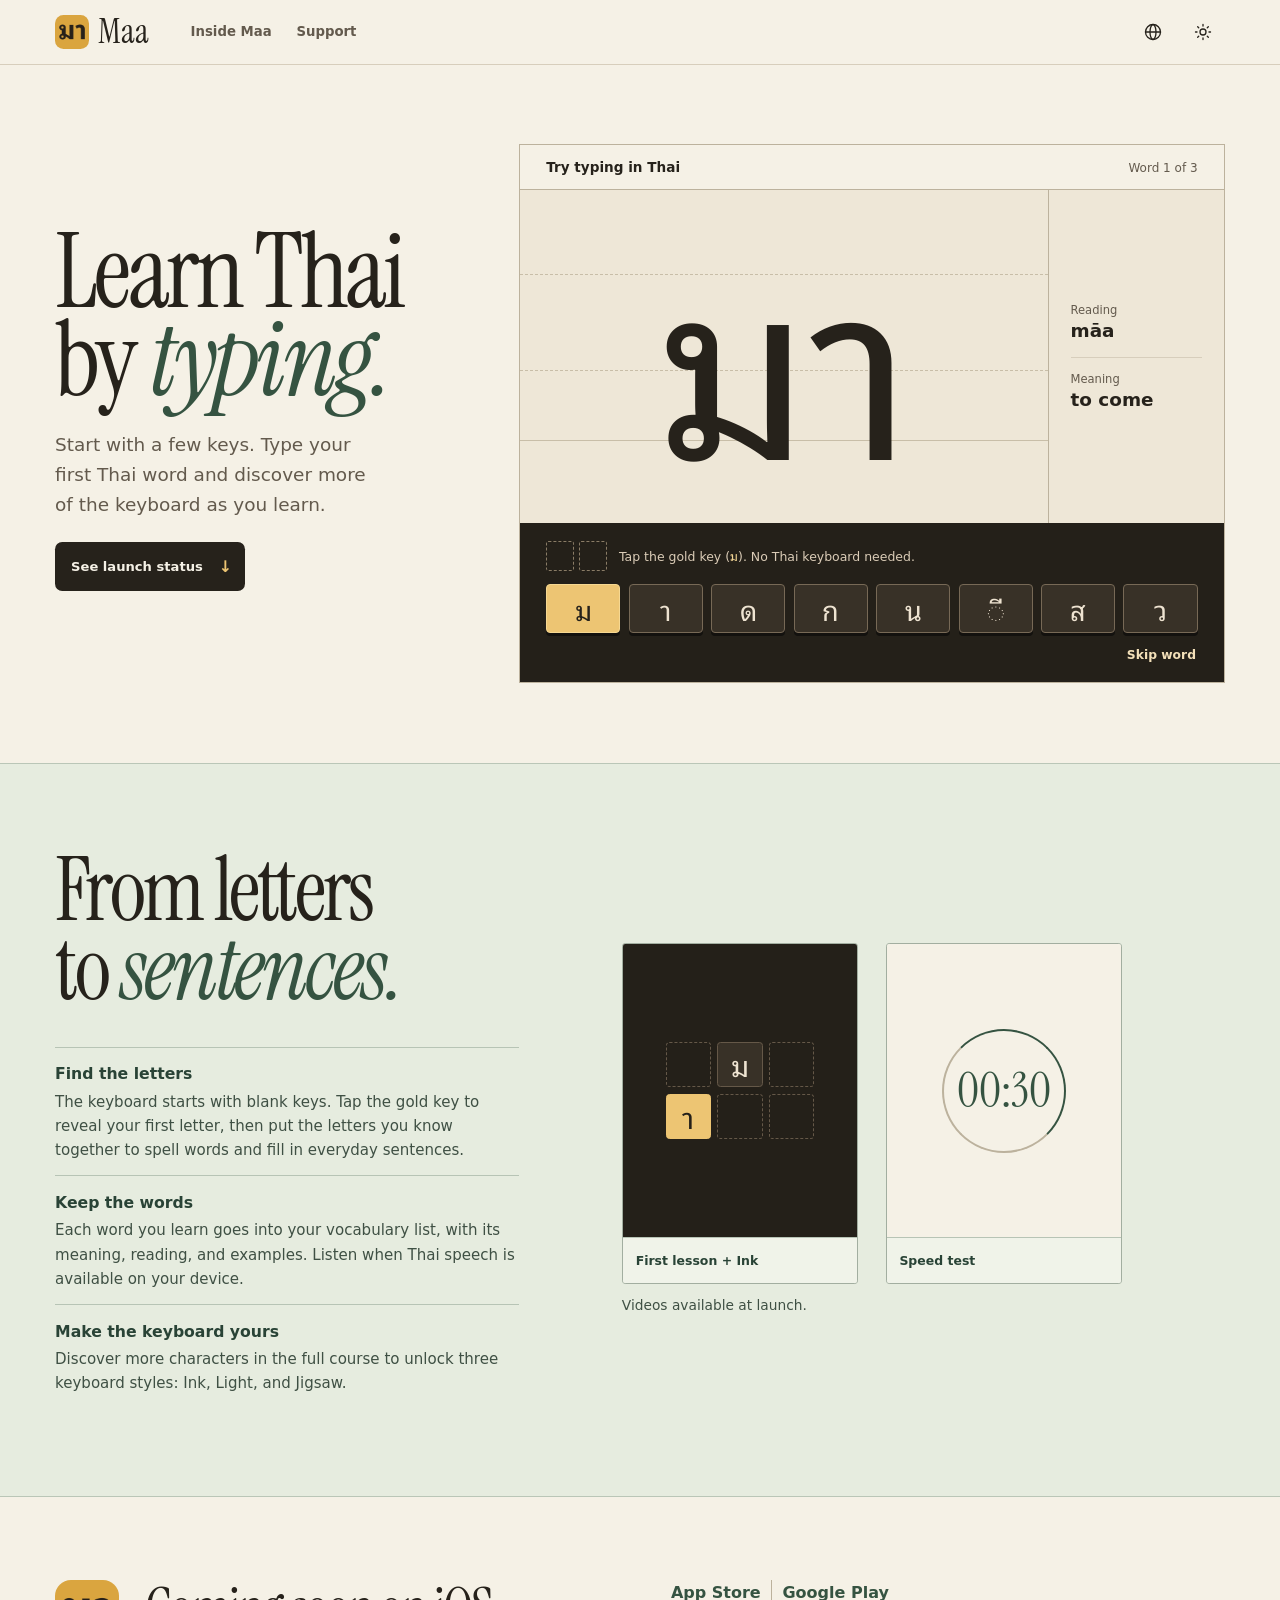
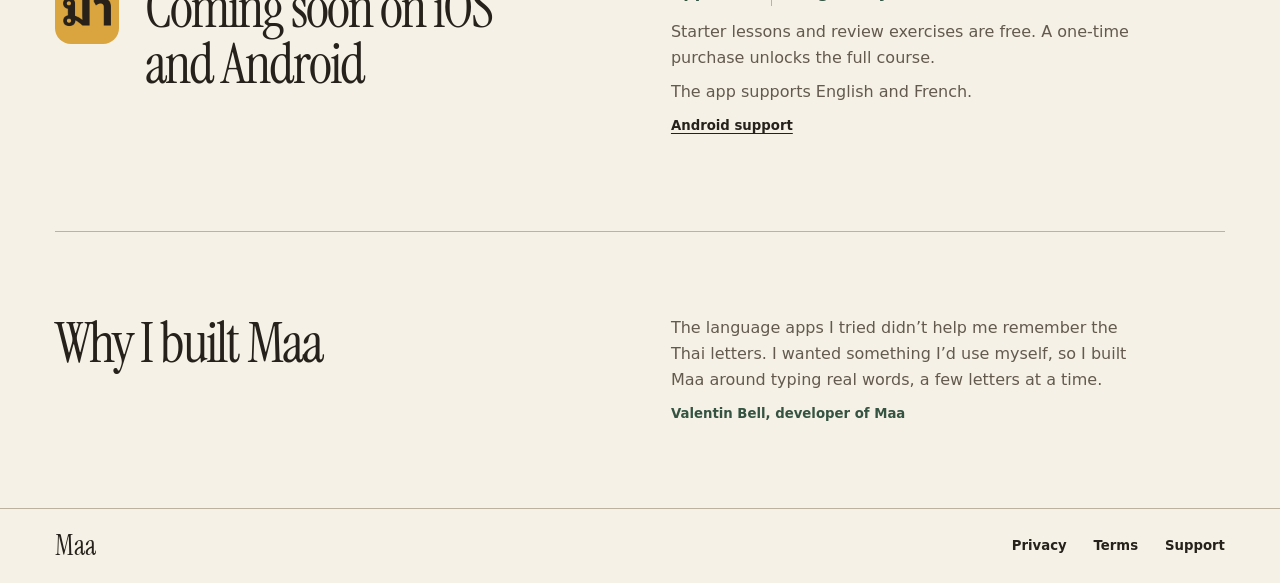
<file: maa-website/index.html>
<!doctype html>
<html lang="en">
<head>
  <meta charset="utf-8">
  <meta name="viewport" content="width=device-width, initial-scale=1">
  <meta name="theme-color" content="#f5f1e6" media="(prefers-color-scheme: light)" data-theme-color="light">
  <meta name="theme-color" content="#26221b" media="(prefers-color-scheme: dark)" data-theme-color="dark">
  <title data-i18n="home.title">Maa · Learn Thai by typing</title>
  <meta name="description" content="Discover the Thai keyboard one letter at a time. Learn real words and everyday phrases with Maa, a Thai typing practice app." data-i18n-content="home.description">
  <meta property="og:type" content="website">
  <meta property="og:title" content="Maa · Learn Thai by typing" data-i18n-content="home.title">
  <meta property="og:description" content="Discover the Thai keyboard one letter at a time. Type real words and build up to everyday phrases." data-i18n-content="home.socialDescription">
  <meta property="og:image" content="https://valentinbell.dev/maa-website/assets/maa-social.jpg">
  <meta property="og:image:alt" content="Maa: Learn Thai by typing. A preview of the Thai keyboard in the app." data-i18n-content="home.socialImageAlt">
  <meta name="twitter:card" content="summary_large_image">
  <link rel="icon" href="assets/maa-icon.png" type="image/png">
  <script src="assets/site-preferences.js?v=theme-toggle"></script>
  <link rel="stylesheet" href="assets/site.css?v=hero-typing">
  <link rel="preload" href="assets/noto-thai.ttf" as="font" type="font/ttf" crossorigin>
  <script src="assets/site-copy.js?v=hero-typing" defer></script>
  <script src="assets/demo.js?v=launch-status" defer></script>
  <script src="assets/hero-typing.js" defer></script>
</head>
<body>
  <a class="skip-link" href="#main" data-i18n="common.skip">Skip to content</a>
  <header class="site-header">
    <div class="shell header-inner">
      <a class="brand" href="./" aria-label="Maa home" data-i18n-aria-label="common.homeLabel">
        <img src="assets/maa-icon.png" width="34" height="34" alt="">
        <span>Maa</span>
      </a>
      <nav class="site-nav" id="site-nav" aria-label="Main navigation" data-i18n-aria-label="common.mainNav">
        <a href="#how-it-works" data-i18n="common.inside">Inside Maa</a>
        <a href="support.html" data-i18n="common.support">Support</a>
      </nav>
      <div class="header-actions" hidden>
        <div class="header-picker">
          <button class="header-icon" type="button" aria-controls="site-language" aria-expanded="false" aria-label="Language" data-i18n-aria-label="common.language" title="Language" data-i18n-title="common.language" data-header-toggle>
            <svg width="18" height="18" aria-hidden="true"><use href="assets/site-icons.svg?v=theme-toggle#globe"></use></svg>
          </button>
          <div class="header-panel language-panel" id="site-language" aria-labelledby="language-label" role="group" data-site-language>
            <p class="header-panel-label" id="language-label" data-i18n="common.language">Language</p>
            <label class="language-option">
              <input name="maa-language" type="radio" value="auto" checked>
              <span data-i18n="common.automaticLanguage">Automatic</span>
            </label>
            <label class="language-option"><input name="maa-language" type="radio" value="en"><span lang="en">English</span></label>
            <label class="language-option"><input name="maa-language" type="radio" value="fr"><span lang="fr">Français</span></label>
            <label class="language-option"><input name="maa-language" type="radio" value="ja"><span lang="ja">日本語</span></label>
          </div>
        </div>
        <button class="header-icon theme-toggle" type="button" aria-pressed="false" aria-label="Dark mode" data-i18n-aria-label="common.darkMode" title="Dark mode" data-i18n-title="common.darkMode" data-site-theme>
          <svg class="preference-icon--sun" width="18" height="18" aria-hidden="true"><use href="assets/site-icons.svg?v=theme-toggle#sun"></use></svg>
          <svg class="preference-icon--moon" width="18" height="18" aria-hidden="true"><use href="assets/site-icons.svg?v=theme-toggle#moon"></use></svg>
        </button>
        <button class="header-icon site-nav-trigger" type="button" aria-controls="site-nav" aria-expanded="false" aria-label="Menu" data-i18n-aria-label="common.menu" title="Menu" data-i18n-title="common.menu" data-header-toggle>
          <svg class="site-nav-icon--menu" width="18" height="18" aria-hidden="true"><use href="assets/site-icons.svg?v=theme-toggle#menu"></use></svg>
          <svg class="site-nav-icon--close" width="18" height="18" aria-hidden="true"><use href="assets/site-icons.svg?v=theme-toggle#close"></use></svg>
        </button>
      </div>
    </div>
  </header>

  <main id="main">
    <section class="hero shell" aria-labelledby="hero-title">
      <div class="hero-copy">
        <h1 id="hero-title"><span data-i18n="home.heroTitleStart">Learn Thai</span><br><span data-i18n="home.heroTitleJoin">by </span><em class="hero-typing" data-hero-typing><span class="hero-typing-original" data-i18n="home.heroTitleEnd">typing.</span><span class="hero-typing-effect" lang="th" aria-hidden="true"><span data-hero-typing-text></span></span></em></h1>
        <p class="hero-description" data-i18n="home.heroDescription">Start with a few keys. Type your first Thai word and discover more of the keyboard as you learn.</p>
        <a class="hero-action" href="#availability"><span data-i18n="home.launchStatus">See launch status</span> <span aria-hidden="true">↓</span></a>
      </div>

      <section class="demo" id="demo" tabindex="-1" aria-labelledby="demo-title">
        <div class="demo-top">
          <h2 id="demo-title" data-i18n="home.demoTitle">Try typing in Thai</h2>
          <span class="demo-progress" data-demo-progress>Word 1 of 3</span>
        </div>
        <div class="specimen">
          <div class="specimen-letter">
            <div class="specimen-rules" aria-hidden="true"><span></span><span></span><span></span></div>
            <p class="demo-word thai" lang="th" data-demo-word>มา</p>
          </div>
          <dl class="specimen-notes">
            <div><dt data-i18n="home.reading">Reading</dt><dd data-demo-reading>māa</dd></div>
            <div><dt data-i18n="home.meaning">Meaning</dt><dd data-demo-meaning>to come</dd></div>
          </dl>
        </div>
        <div class="demo-tray">
          <div class="demo-feedback">
            <div class="demo-slots" data-demo-slots aria-hidden="true"><span></span><span></span></div>
            <p class="demo-status" data-demo-status aria-live="polite" aria-atomic="true">Tap the gold key. No Thai keyboard needed.</p>
          </div>
          <div class="demo-board" data-demo-board role="group" aria-label="Thai practice keys" data-i18n-aria-label="home.demoKeys">
            <button type="button" data-demo-key value="ม" lang="th" class="is-target" disabled>ม</button>
            <button type="button" data-demo-key value="า" lang="th" disabled>า</button>
            <button type="button" data-demo-key value="ด" lang="th" disabled>ด</button>
            <button type="button" data-demo-key value="ก" lang="th" disabled>ก</button>
            <button type="button" data-demo-key value="น" lang="th" disabled>น</button>
            <button type="button" data-demo-key value="ี" lang="th" disabled>◌ี</button>
            <button type="button" data-demo-key value="ส" lang="th" disabled>ส</button>
            <button type="button" data-demo-key value="ว" lang="th" disabled>ว</button>
          </div>
          <div class="demo-actions">
            <button type="button" class="demo-next" data-demo-next disabled hidden>Skip word</button>
            <a class="demo-launch" data-demo-launch href="#availability" hidden><span data-i18n="home.launchStatus">See launch status</span> <span aria-hidden="true">↓</span></a>
          </div>
          <noscript><p class="demo-noscript" data-i18n="home.demoNoscript">Enable JavaScript to try the typing exercise.</p></noscript>
        </div>
      </section>
    </section>

    <section class="learning" id="how-it-works" aria-labelledby="learning-title">
      <div class="shell learning-inner">
        <div class="learning-copy">
          <h2 id="learning-title"><span data-i18n="home.learningTitleStart">From letters</span><br><span data-i18n="home.learningTitleJoin">to </span><em data-i18n="home.learningTitleEnd">sentences.</em></h2>
          <div class="learning-details">
            <div>
              <h3 data-i18n="home.findTitle">Find the letters</h3>
              <p data-i18n="home.findDescription">The keyboard starts with blank keys. Tap the gold key to reveal your first letter, then put the letters you know together to spell words and fill in everyday sentences.</p>
            </div>
            <div>
              <h3 data-i18n="home.keepTitle">Keep the words</h3>
              <p data-i18n="home.keepDescription">Each word you learn goes into your vocabulary list, with its meaning, reading, and examples. Listen when Thai speech is available on your device.</p>
            </div>
            <div>
              <h3 data-i18n="home.stylesTitle">Make the keyboard yours</h3>
              <p data-i18n="home.stylesDescription">Discover more characters in the full course to unlock three keyboard styles: Ink, Light, and Jigsaw.</p>
            </div>
          </div>
        </div>
        <div class="app-previews">
          <div class="preview-cards">
            <figure class="app-preview">
              <div class="preview-art preview-art--ink" aria-hidden="true">
                <div class="preview-keys thai" lang="th">
                  <span></span><span>ม</span><span></span>
                  <span class="preview-key--gold">า</span><span></span><span></span>
                </div>
              </div>
              <figcaption data-i18n="home.previewLesson">First lesson + Ink</figcaption>
            </figure>
            <figure class="app-preview">
              <div class="preview-art preview-art--speed" aria-hidden="true">
                <div class="preview-timer"><span>00:30</span></div>
              </div>
              <figcaption data-i18n="home.previewSpeed">Speed test</figcaption>
            </figure>
          </div>
          <p class="preview-note" data-i18n="home.previewNote">Videos available at launch.</p>
        </div>
      </div>
    </section>

    <section class="availability shell" id="availability" tabindex="-1" aria-labelledby="availability-title">
      <div class="availability-intro" id="android">
        <img src="assets/maa-icon.png" width="64" height="64" alt="" loading="lazy" decoding="async">
        <h2 id="availability-title" data-i18n="home.availabilityTitle">Coming soon on iOS and Android</h2>
      </div>
      <div class="availability-copy">
        <ul class="store-platforms" aria-label="Planned stores" data-i18n-aria-label="home.plannedStores"><li>App Store</li><li>Google Play</li></ul>
        <p data-i18n="home.availabilityDescription">Starter lessons and review exercises are free. A one-time purchase unlocks the full course.</p>
        <p data-i18n="home.appLanguages">The app supports English and French.</p>
        <a class="text-link" href="support.html" data-i18n="home.androidSupport">Android support</a>
      </div>
    </section>

    <section class="story shell" aria-labelledby="story-title">
      <h2 id="story-title" data-i18n="home.storyTitle">Why I built Maa</h2>
      <div class="story-copy">
        <p data-i18n="home.storyDescription">The language apps I tried didn’t help me remember the Thai letters. I wanted something I’d use myself, so I built Maa around typing real words, a few letters at a time.</p>
        <p class="story-author">Valentin Bell, developer of Maa</p>
      </div>
    </section>
  </main>

  <footer class="site-footer">
    <div class="shell footer-inner">
      <a class="brand" href="./" aria-label="Maa home" data-i18n-aria-label="common.homeLabel"><span>Maa</span></a>
      <nav aria-label="Footer" data-i18n-aria-label="common.footerNav">
        <a href="privacy.html" data-i18n="common.privacy">Privacy</a>
        <a href="terms.html" data-i18n="common.terms">Terms</a>
        <a href="support.html" data-i18n="common.support">Support</a>
      </nav>
    </div>
  </footer>
</body>
</html>
</file>
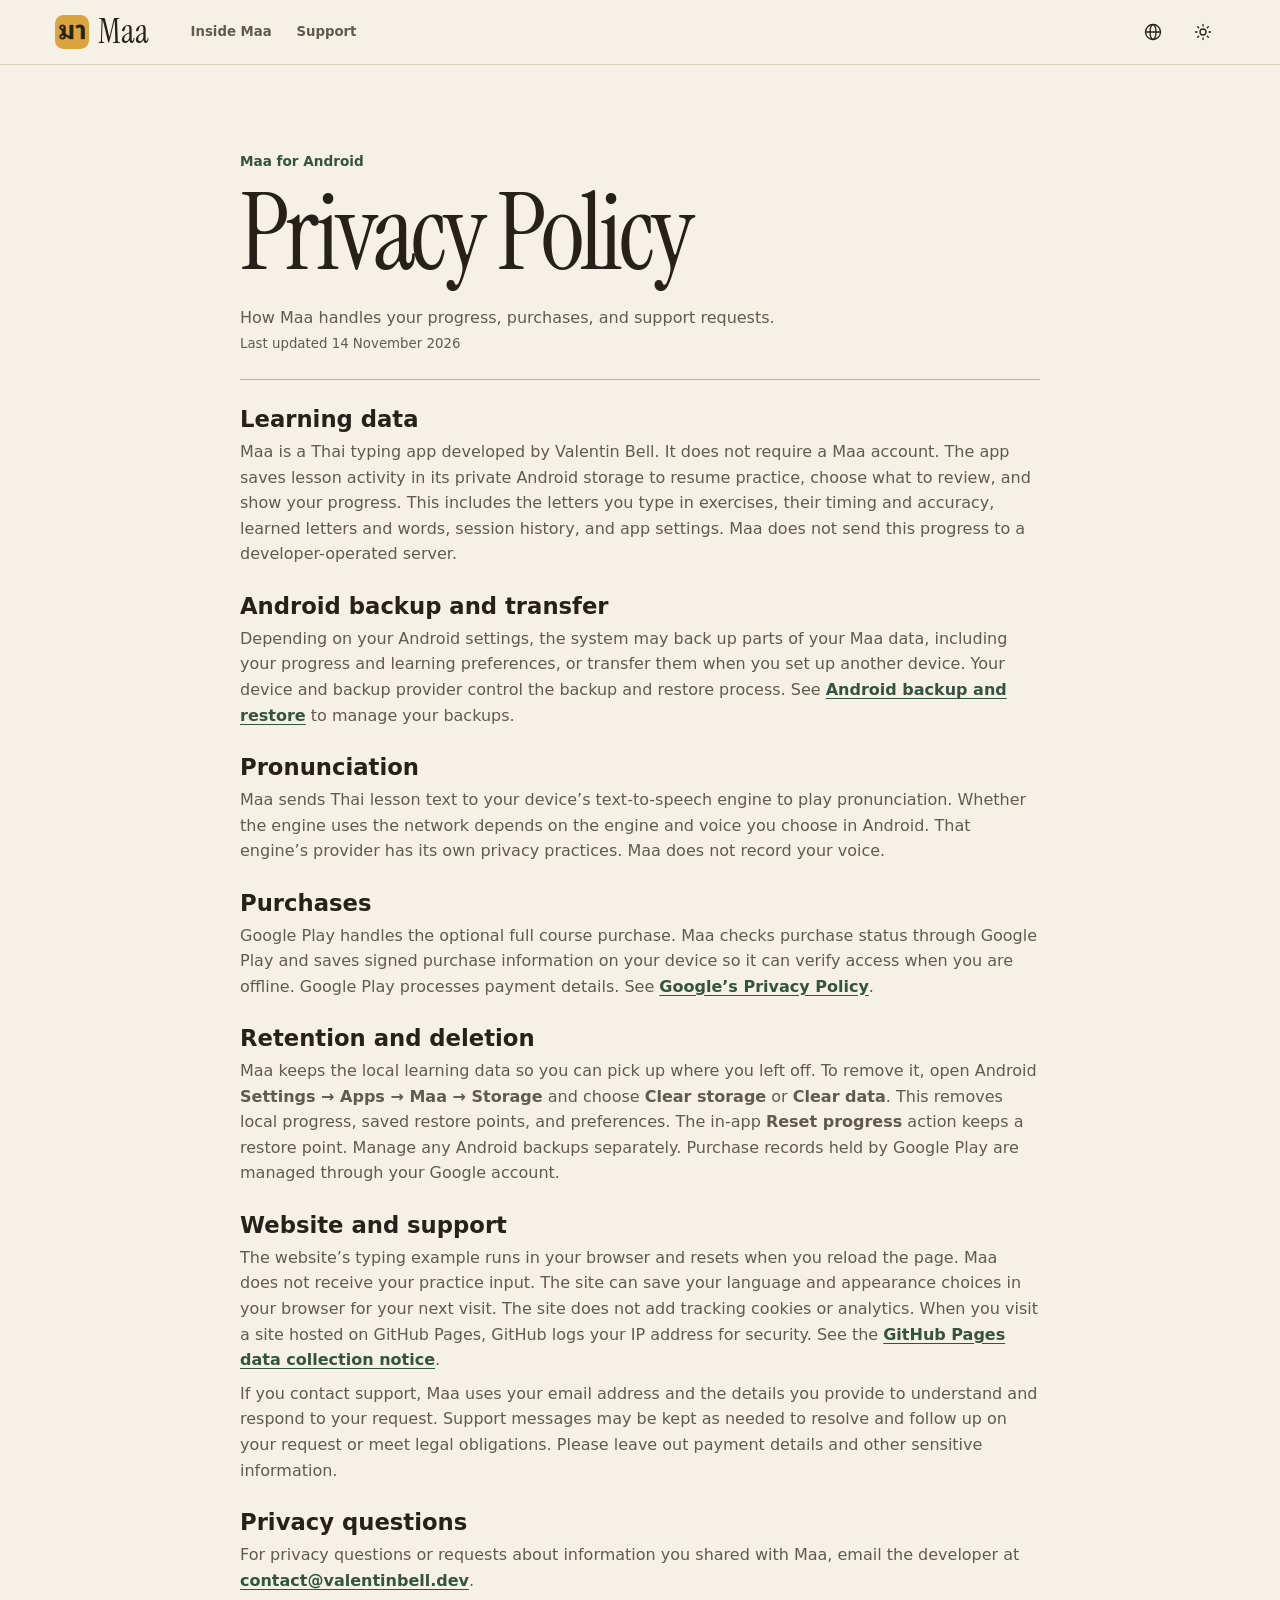
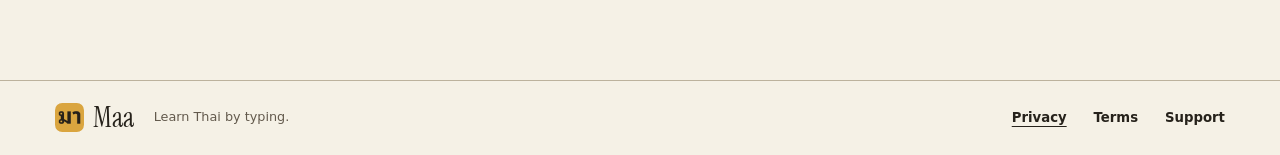
<file: maa-website/privacy.html>
<!doctype html>
<html lang="en">
<head>
  <meta charset="utf-8">
  <meta name="viewport" content="width=device-width, initial-scale=1">
  <meta name="description" content="How Maa for Android and the Maa website handle learning progress, purchases, and support inquiries." data-i18n-content="privacy.description">
  <meta name="theme-color" content="#f5f1e6" media="(prefers-color-scheme: light)" data-theme-color="light">
  <meta name="theme-color" content="#26221b" media="(prefers-color-scheme: dark)" data-theme-color="dark">
  <title data-i18n="privacy.title">Privacy Policy · Maa</title>
  <link rel="icon" href="assets/maa-icon.png" type="image/png">
  <script src="assets/site-preferences.js?v=theme-toggle"></script>
  <link rel="stylesheet" href="assets/site.css?v=theme-toggle">
  <script src="assets/site-copy.js?v=theme-toggle" defer></script>
</head>
<body class="document-page">
  <a class="skip-link" href="#main" data-i18n="common.skip">Skip to content</a>
  <header class="site-header">
    <div class="shell header-inner">
      <a class="brand" href="./" aria-label="Maa home" data-i18n-aria-label="common.homeLabel">
        <img src="assets/maa-icon.png" width="34" height="34" alt="">
        <span>Maa</span>
      </a>
      <nav class="site-nav" id="site-nav" aria-label="Main navigation" data-i18n-aria-label="common.mainNav">
        <a href="./#how-it-works" data-i18n="common.inside">Inside Maa</a>
        <a href="support.html" data-i18n="common.support">Support</a>
      </nav>
      <div class="header-actions" hidden>
        <div class="header-picker">
          <button class="header-icon" type="button" aria-controls="site-language" aria-expanded="false" aria-label="Language" data-i18n-aria-label="common.language" title="Language" data-i18n-title="common.language" data-header-toggle>
            <svg width="18" height="18" aria-hidden="true"><use href="assets/site-icons.svg?v=theme-toggle#globe"></use></svg>
          </button>
          <div class="header-panel language-panel" id="site-language" aria-labelledby="language-label" role="group" data-site-language>
            <p class="header-panel-label" id="language-label" data-i18n="common.language">Language</p>
            <label class="language-option">
              <input name="maa-language" type="radio" value="auto" checked>
              <span data-i18n="common.automaticLanguage">Automatic</span>
            </label>
            <label class="language-option"><input name="maa-language" type="radio" value="en"><span lang="en">English</span></label>
            <label class="language-option"><input name="maa-language" type="radio" value="fr"><span lang="fr">Français</span></label>
            <label class="language-option"><input name="maa-language" type="radio" value="ja"><span lang="ja">日本語</span></label>
          </div>
        </div>
        <button class="header-icon theme-toggle" type="button" aria-pressed="false" aria-label="Dark mode" data-i18n-aria-label="common.darkMode" title="Dark mode" data-i18n-title="common.darkMode" data-site-theme>
          <svg class="preference-icon--sun" width="18" height="18" aria-hidden="true"><use href="assets/site-icons.svg?v=theme-toggle#sun"></use></svg>
          <svg class="preference-icon--moon" width="18" height="18" aria-hidden="true"><use href="assets/site-icons.svg?v=theme-toggle#moon"></use></svg>
        </button>
        <button class="header-icon site-nav-trigger" type="button" aria-controls="site-nav" aria-expanded="false" aria-label="Menu" data-i18n-aria-label="common.menu" title="Menu" data-i18n-title="common.menu" data-header-toggle>
          <svg class="site-nav-icon--menu" width="18" height="18" aria-hidden="true"><use href="assets/site-icons.svg?v=theme-toggle#menu"></use></svg>
          <svg class="site-nav-icon--close" width="18" height="18" aria-hidden="true"><use href="assets/site-icons.svg?v=theme-toggle#close"></use></svg>
        </button>
      </div>
    </div>
  </header>

  <main id="main" class="shell document">
    <div class="document-intro">
      <p class="eyebrow" data-i18n="common.android">Maa for Android</p>
      <h1 data-i18n="privacy.heading">Privacy Policy</h1>
      <p data-i18n="privacy.intro">How Maa handles your progress, purchases, and support requests.</p>
      <p><small data-i18n="common.lastUpdated">Last updated <time datetime="2026-11-14" data-i18n="privacy.date">14 November 2026</time></small></p>
    </div>

    <article class="doc-content">
      <h2 data-i18n="privacy.learningHeading">Learning data</h2>
      <p data-i18n="privacy.learning">Maa is a Thai typing app developed by Valentin Bell. It does not require a Maa account. The app saves lesson activity in its private Android storage to resume practice, choose what to review, and show your progress. This includes the letters you type in exercises, their timing and accuracy, learned letters and words, session history, and app settings. Maa does not send this progress to a developer-operated server.</p>

      <h2 data-i18n="privacy.backupHeading">Android backup and transfer</h2>
      <p data-i18n="privacy.backup">Depending on your Android settings, the system may back up parts of your Maa data, including your progress and learning preferences, or transfer them when you set up another device. Your device and backup provider control the backup and restore process. See <a href="https://support.google.com/android/answer/2819582?hl=en" data-i18n="privacy.backupLink" data-i18n-href="privacy.backupUrl">Android backup and restore</a> to manage your backups.</p>

      <h2 data-i18n="privacy.audioHeading">Pronunciation</h2>
      <p data-i18n="privacy.audio">Maa sends Thai lesson text to your device’s text-to-speech engine to play pronunciation. Whether the engine uses the network depends on the engine and voice you choose in Android. That engine’s provider has its own privacy practices. Maa does not record your voice.</p>

      <h2 data-i18n="privacy.purchasesHeading">Purchases</h2>
      <p data-i18n="privacy.purchases">Google Play handles the optional full course purchase. Maa checks purchase status through Google Play and saves signed purchase information on your device so it can verify access when you are offline. Google Play processes payment details. See <a href="https://policies.google.com/privacy" data-i18n="privacy.googlePolicy" data-i18n-href="privacy.googlePolicyUrl">Google’s Privacy Policy</a>.</p>

      <h2 data-i18n="privacy.retentionHeading">Retention and deletion</h2>
      <p data-i18n="privacy.retention">Maa keeps the local learning data so you can pick up where you left off. To remove it, open Android <strong data-i18n="common.androidStorage">Settings → Apps → Maa → Storage</strong> and choose <strong data-i18n="common.clearStorage">Clear storage</strong> or <strong data-i18n="common.clearData">Clear data</strong>. This removes local progress, saved restore points, and preferences. The in-app <strong data-i18n="privacy.resetProgress">Reset progress</strong> action keeps a restore point. Manage any Android backups separately. Purchase records held by Google Play are managed through your Google account.</p>

      <h2 data-i18n="privacy.websiteHeading">Website and support</h2>
      <p data-i18n="privacy.website">The website’s typing example runs in your browser and resets when you reload the page. Maa does not receive your practice input. The site can save your language and appearance choices in your browser for your next visit. The site does not add tracking cookies or analytics. When you visit a site hosted on GitHub Pages, GitHub logs your IP address for security. See the <a href="https://docs.github.com/en/pages/getting-started-with-github-pages/what-is-github-pages#data-collection" data-i18n="privacy.githubNotice">GitHub Pages data collection notice</a>.</p>
      <p data-i18n="privacy.support">If you contact support, Maa uses your email address and the details you provide to understand and respond to your request. Support messages may be kept as needed to resolve and follow up on your request or meet legal obligations. Please leave out payment details and other sensitive information.</p>

      <h2 data-i18n="privacy.questionsHeading">Privacy questions</h2>
      <p data-i18n="privacy.questions">For privacy questions or requests about information you shared with Maa, email the developer at <a href="mailto:contact@valentinbell.dev">contact@valentinbell.dev</a>.</p>
    </article>
  </main>

  <footer class="site-footer">
    <div class="shell footer-inner">
      <a class="brand" href="./" aria-label="Maa home" data-i18n-aria-label="common.homeLabel">
        <img src="assets/maa-icon.png" width="34" height="34" alt="">
        <span>Maa</span>
      </a>
      <p data-i18n="common.tagline">Learn Thai by typing.</p>
      <nav aria-label="Footer" data-i18n-aria-label="common.footerNav">
        <a href="privacy.html" aria-current="page" data-i18n="common.privacy">Privacy</a>
        <a href="terms.html" data-i18n="common.terms">Terms</a>
        <a href="support.html" data-i18n="common.support">Support</a>
      </nav>
    </div>
  </footer>
</body>
</html>
</file>
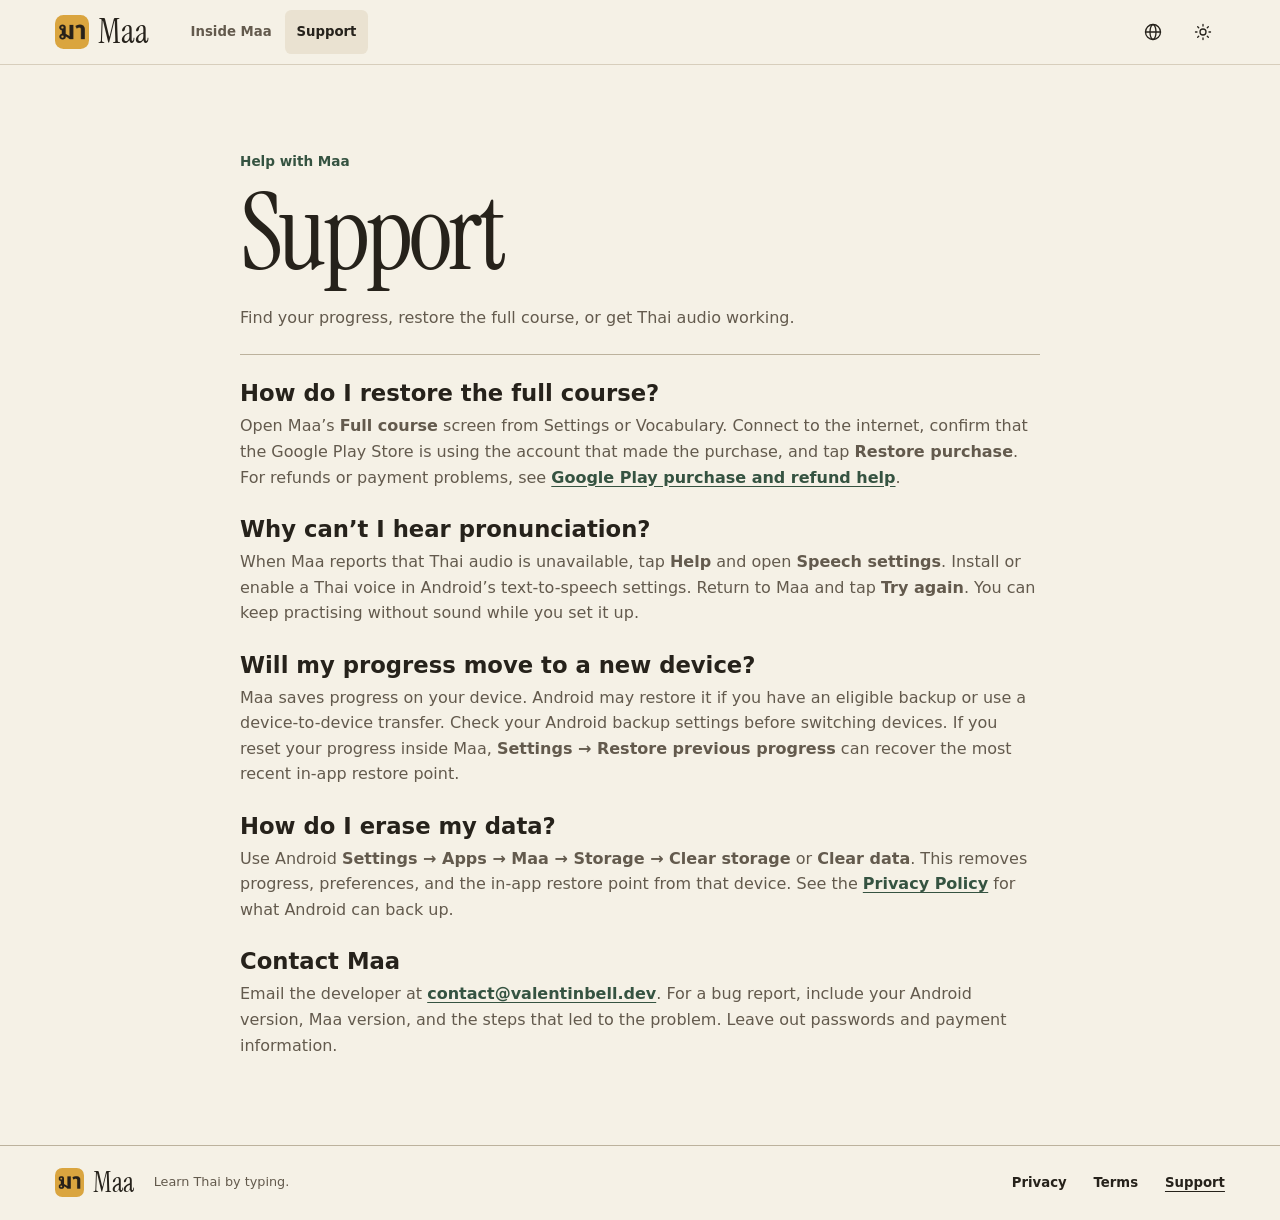
<file: maa-website/support.html>
<!doctype html>
<html lang="en">
<head>
  <meta charset="utf-8">
  <meta name="viewport" content="width=device-width, initial-scale=1">
  <meta name="description" content="Get help with Maa, Thai audio, learning progress, and Google Play purchases." data-i18n-content="support.description">
  <meta name="theme-color" content="#f5f1e6" media="(prefers-color-scheme: light)" data-theme-color="light">
  <meta name="theme-color" content="#26221b" media="(prefers-color-scheme: dark)" data-theme-color="dark">
  <title data-i18n="support.title">Support · Maa</title>
  <link rel="icon" href="assets/maa-icon.png" type="image/png">
  <script src="assets/site-preferences.js?v=theme-toggle"></script>
  <link rel="stylesheet" href="assets/site.css?v=theme-toggle">
  <script src="assets/site-copy.js?v=theme-toggle" defer></script>
</head>
<body class="document-page">
  <a class="skip-link" href="#main" data-i18n="common.skip">Skip to content</a>
  <header class="site-header">
    <div class="shell header-inner">
      <a class="brand" href="./" aria-label="Maa home" data-i18n-aria-label="common.homeLabel">
        <img src="assets/maa-icon.png" width="34" height="34" alt="">
        <span>Maa</span>
      </a>
      <nav class="site-nav" id="site-nav" aria-label="Main navigation" data-i18n-aria-label="common.mainNav">
        <a href="./#how-it-works" data-i18n="common.inside">Inside Maa</a>
        <a href="support.html" aria-current="page" data-i18n="common.support">Support</a>
      </nav>
      <div class="header-actions" hidden>
        <div class="header-picker">
          <button class="header-icon" type="button" aria-controls="site-language" aria-expanded="false" aria-label="Language" data-i18n-aria-label="common.language" title="Language" data-i18n-title="common.language" data-header-toggle>
            <svg width="18" height="18" aria-hidden="true"><use href="assets/site-icons.svg?v=theme-toggle#globe"></use></svg>
          </button>
          <div class="header-panel language-panel" id="site-language" aria-labelledby="language-label" role="group" data-site-language>
            <p class="header-panel-label" id="language-label" data-i18n="common.language">Language</p>
            <label class="language-option">
              <input name="maa-language" type="radio" value="auto" checked>
              <span data-i18n="common.automaticLanguage">Automatic</span>
            </label>
            <label class="language-option"><input name="maa-language" type="radio" value="en"><span lang="en">English</span></label>
            <label class="language-option"><input name="maa-language" type="radio" value="fr"><span lang="fr">Français</span></label>
            <label class="language-option"><input name="maa-language" type="radio" value="ja"><span lang="ja">日本語</span></label>
          </div>
        </div>
        <button class="header-icon theme-toggle" type="button" aria-pressed="false" aria-label="Dark mode" data-i18n-aria-label="common.darkMode" title="Dark mode" data-i18n-title="common.darkMode" data-site-theme>
          <svg class="preference-icon--sun" width="18" height="18" aria-hidden="true"><use href="assets/site-icons.svg?v=theme-toggle#sun"></use></svg>
          <svg class="preference-icon--moon" width="18" height="18" aria-hidden="true"><use href="assets/site-icons.svg?v=theme-toggle#moon"></use></svg>
        </button>
        <button class="header-icon site-nav-trigger" type="button" aria-controls="site-nav" aria-expanded="false" aria-label="Menu" data-i18n-aria-label="common.menu" title="Menu" data-i18n-title="common.menu" data-header-toggle>
          <svg class="site-nav-icon--menu" width="18" height="18" aria-hidden="true"><use href="assets/site-icons.svg?v=theme-toggle#menu"></use></svg>
          <svg class="site-nav-icon--close" width="18" height="18" aria-hidden="true"><use href="assets/site-icons.svg?v=theme-toggle#close"></use></svg>
        </button>
      </div>
    </div>
  </header>

  <main id="main" class="shell document">
    <div class="document-intro">
      <p class="eyebrow" data-i18n="support.eyebrow">Help with Maa</p>
      <h1 data-i18n="common.support">Support</h1>
      <p data-i18n="support.intro">Find your progress, restore the full course, or get Thai audio working.</p>
    </div>

    <article class="doc-content">
      <h2 data-i18n="support.purchaseHeading">How do I restore the full course?</h2>
      <p data-i18n="support.purchase">Open Maa’s <strong data-i18n="common.fullCourse">Full course</strong> screen from Settings or Vocabulary. Connect to the internet, confirm that the Google Play Store is using the account that made the purchase, and tap <strong data-i18n="common.restorePurchase">Restore purchase</strong>. For refunds or payment problems, see <a href="https://support.google.com/googleplay/answer/2479637?hl=en" data-i18n="support.refundHelp" data-i18n-href="common.refundUrl">Google Play purchase and refund help</a>.</p>

      <h2 data-i18n="support.audioHeading">Why can’t I hear pronunciation?</h2>
      <p data-i18n="support.audio">When Maa reports that Thai audio is unavailable, tap <strong data-i18n="support.audioHelp">Help</strong> and open <strong data-i18n="support.speechSettings">Speech settings</strong>. Install or enable a Thai voice in Android’s text-to-speech settings. Return to Maa and tap <strong data-i18n="support.tryAgain">Try again</strong>. You can keep practising without sound while you set it up.</p>

      <h2 data-i18n="support.progressHeading">Will my progress move to a new device?</h2>
      <p data-i18n="support.progress">Maa saves progress on your device. Android may restore it if you have an eligible backup or use a device-to-device transfer. Check your Android backup settings before switching devices. If you reset your progress inside Maa, <strong data-i18n="support.restoreProgress">Settings → Restore previous progress</strong> can recover the most recent in-app restore point.</p>

      <h2 data-i18n="support.dataHeading">How do I erase my data?</h2>
      <p data-i18n="support.data">Use Android <strong data-i18n="support.clearStoragePath">Settings → Apps → Maa → Storage → Clear storage</strong> or <strong data-i18n="common.clearData">Clear data</strong>. This removes progress, preferences, and the in-app restore point from that device. See the <a href="privacy.html" data-i18n="privacy.heading">Privacy Policy</a> for what Android can back up.</p>

      <h2 data-i18n="support.contactHeading">Contact Maa</h2>
      <p data-i18n="support.contact">Email the developer at <a href="mailto:contact@valentinbell.dev">contact@valentinbell.dev</a>. For a bug report, include your Android version, Maa version, and the steps that led to the problem. Leave out passwords and payment information.</p>
    </article>
  </main>

  <footer class="site-footer">
    <div class="shell footer-inner">
      <a class="brand" href="./" aria-label="Maa home" data-i18n-aria-label="common.homeLabel">
        <img src="assets/maa-icon.png" width="34" height="34" alt="">
        <span>Maa</span>
      </a>
      <p data-i18n="common.tagline">Learn Thai by typing.</p>
      <nav aria-label="Footer" data-i18n-aria-label="common.footerNav">
        <a href="privacy.html" data-i18n="common.privacy">Privacy</a>
        <a href="terms.html" data-i18n="common.terms">Terms</a>
        <a href="support.html" aria-current="page" data-i18n="common.support">Support</a>
      </nav>
    </div>
  </footer>
</body>
</html>
</file>
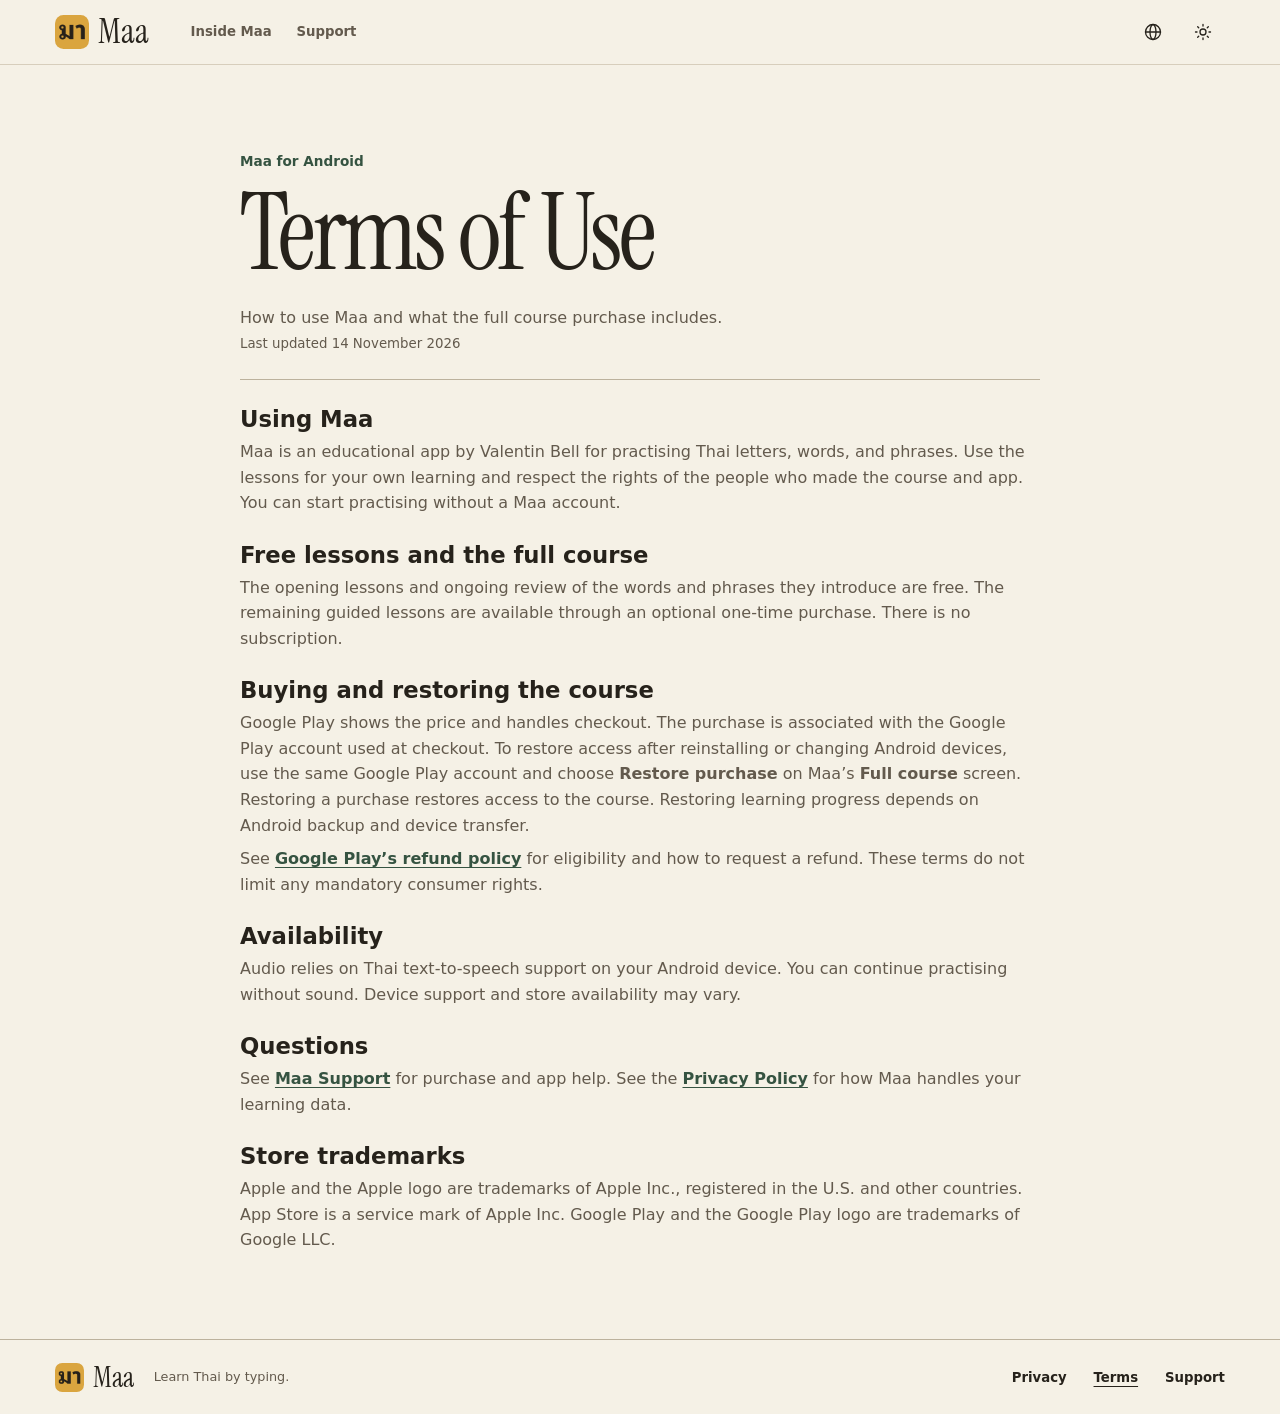
<file: maa-website/terms.html>
<!doctype html>
<html lang="en">
<head>
  <meta charset="utf-8">
  <meta name="viewport" content="width=device-width, initial-scale=1">
  <meta name="description" content="Terms for using Maa and buying the full Thai typing course through Google Play." data-i18n-content="terms.description">
  <meta name="theme-color" content="#f5f1e6" media="(prefers-color-scheme: light)" data-theme-color="light">
  <meta name="theme-color" content="#26221b" media="(prefers-color-scheme: dark)" data-theme-color="dark">
  <title data-i18n="terms.title">Terms of Use · Maa</title>
  <link rel="icon" href="assets/maa-icon.png" type="image/png">
  <script src="assets/site-preferences.js?v=theme-toggle"></script>
  <link rel="stylesheet" href="assets/site.css?v=theme-toggle">
  <script src="assets/site-copy.js?v=theme-toggle" defer></script>
</head>
<body class="document-page">
  <a class="skip-link" href="#main" data-i18n="common.skip">Skip to content</a>
  <header class="site-header">
    <div class="shell header-inner">
      <a class="brand" href="./" aria-label="Maa home" data-i18n-aria-label="common.homeLabel">
        <img src="assets/maa-icon.png" width="34" height="34" alt="">
        <span>Maa</span>
      </a>
      <nav class="site-nav" id="site-nav" aria-label="Main navigation" data-i18n-aria-label="common.mainNav">
        <a href="./#how-it-works" data-i18n="common.inside">Inside Maa</a>
        <a href="support.html" data-i18n="common.support">Support</a>
      </nav>
      <div class="header-actions" hidden>
        <div class="header-picker">
          <button class="header-icon" type="button" aria-controls="site-language" aria-expanded="false" aria-label="Language" data-i18n-aria-label="common.language" title="Language" data-i18n-title="common.language" data-header-toggle>
            <svg width="18" height="18" aria-hidden="true"><use href="assets/site-icons.svg?v=theme-toggle#globe"></use></svg>
          </button>
          <div class="header-panel language-panel" id="site-language" aria-labelledby="language-label" role="group" data-site-language>
            <p class="header-panel-label" id="language-label" data-i18n="common.language">Language</p>
            <label class="language-option">
              <input name="maa-language" type="radio" value="auto" checked>
              <span data-i18n="common.automaticLanguage">Automatic</span>
            </label>
            <label class="language-option"><input name="maa-language" type="radio" value="en"><span lang="en">English</span></label>
            <label class="language-option"><input name="maa-language" type="radio" value="fr"><span lang="fr">Français</span></label>
            <label class="language-option"><input name="maa-language" type="radio" value="ja"><span lang="ja">日本語</span></label>
          </div>
        </div>
        <button class="header-icon theme-toggle" type="button" aria-pressed="false" aria-label="Dark mode" data-i18n-aria-label="common.darkMode" title="Dark mode" data-i18n-title="common.darkMode" data-site-theme>
          <svg class="preference-icon--sun" width="18" height="18" aria-hidden="true"><use href="assets/site-icons.svg?v=theme-toggle#sun"></use></svg>
          <svg class="preference-icon--moon" width="18" height="18" aria-hidden="true"><use href="assets/site-icons.svg?v=theme-toggle#moon"></use></svg>
        </button>
        <button class="header-icon site-nav-trigger" type="button" aria-controls="site-nav" aria-expanded="false" aria-label="Menu" data-i18n-aria-label="common.menu" title="Menu" data-i18n-title="common.menu" data-header-toggle>
          <svg class="site-nav-icon--menu" width="18" height="18" aria-hidden="true"><use href="assets/site-icons.svg?v=theme-toggle#menu"></use></svg>
          <svg class="site-nav-icon--close" width="18" height="18" aria-hidden="true"><use href="assets/site-icons.svg?v=theme-toggle#close"></use></svg>
        </button>
      </div>
    </div>
  </header>

  <main id="main" class="shell document">
    <div class="document-intro">
      <p class="eyebrow" data-i18n="common.android">Maa for Android</p>
      <h1 data-i18n="terms.heading">Terms of Use</h1>
      <p data-i18n="terms.intro">How to use Maa and what the full course purchase includes.</p>
      <p><small data-i18n="common.lastUpdated">Last updated <time datetime="2026-11-14" data-i18n="terms.date">14 November 2026</time></small></p>
    </div>

    <article class="doc-content">
      <h2 data-i18n="terms.useHeading">Using Maa</h2>
      <p data-i18n="terms.use">Maa is an educational app by Valentin Bell for practising Thai letters, words, and phrases. Use the lessons for your own learning and respect the rights of the people who made the course and app. You can start practising without a Maa account.</p>

      <h2 data-i18n="terms.courseHeading">Free lessons and the full course</h2>
      <p data-i18n="terms.course">The opening lessons and ongoing review of the words and phrases they introduce are free. The remaining guided lessons are available through an optional one-time purchase. There is no subscription.</p>

      <h2 data-i18n="terms.purchasesHeading">Buying and restoring the course</h2>
      <p data-i18n="terms.purchases">Google Play shows the price and handles checkout. The purchase is associated with the Google Play account used at checkout. To restore access after reinstalling or changing Android devices, use the same Google Play account and choose <strong data-i18n="common.restorePurchase">Restore purchase</strong> on Maa’s <strong data-i18n="common.fullCourse">Full course</strong> screen. Restoring a purchase restores access to the course. Restoring learning progress depends on Android backup and device transfer.</p>
      <p data-i18n="terms.refunds">See <a href="https://support.google.com/googleplay/answer/2479637?hl=en" data-i18n="terms.refundPolicy" data-i18n-href="common.refundUrl">Google Play’s refund policy</a> for eligibility and how to request a refund. These terms do not limit any mandatory consumer rights.</p>

      <h2 data-i18n="common.availability">Availability</h2>
      <p data-i18n="terms.availability">Audio relies on Thai text-to-speech support on your Android device. You can continue practising without sound. Device support and store availability may vary.</p>

      <h2 data-i18n="terms.questionsHeading">Questions</h2>
      <p data-i18n="terms.questions">See <a href="support.html" data-i18n="home.appSupport">Maa Support</a> for purchase and app help. See the <a href="privacy.html" data-i18n="privacy.heading">Privacy Policy</a> for how Maa handles your learning data.</p>

      <h2 data-i18n="terms.trademarksHeading">Store trademarks</h2>
      <p data-i18n="terms.trademarks">Apple and the Apple logo are trademarks of Apple Inc., registered in the U.S. and other countries. App Store is a service mark of Apple Inc. Google Play and the Google Play logo are trademarks of Google LLC.</p>
    </article>
  </main>

  <footer class="site-footer">
    <div class="shell footer-inner">
      <a class="brand" href="./" aria-label="Maa home" data-i18n-aria-label="common.homeLabel">
        <img src="assets/maa-icon.png" width="34" height="34" alt="">
        <span>Maa</span>
      </a>
      <p data-i18n="common.tagline">Learn Thai by typing.</p>
      <nav aria-label="Footer" data-i18n-aria-label="common.footerNav">
        <a href="privacy.html" data-i18n="common.privacy">Privacy</a>
        <a href="terms.html" aria-current="page" data-i18n="common.terms">Terms</a>
        <a href="support.html" data-i18n="common.support">Support</a>
      </nav>
    </div>
  </footer>
</body>
</html>
</file>
<file: maa-website/assets/site.css>
@font-face {
  font-family: 'Maa Thai';
  src: url('noto-thai.ttf') format('truetype');
  font-display: swap;
}

@font-face {
  font-family: 'Instrument Serif';
  src: url('instrument-serif.woff2') format('woff2');
  font-display: swap;
}

@font-face {
  font-family: 'Instrument Serif';
  src: url('instrument-serif-italic.woff2') format('woff2');
  font-display: swap;
  font-style: italic;
}

:root {
  color-scheme: light;
  --paper: #f5f1e6;
  --ink: #26221b;
  --quiet: #635a4d;
  --rule: #bcb29d;
  --rule-soft: #d7cebc;
  --control-hover: #eae2d1;
  --gold: #edc573;
  --gold-ink: #765018;
  --green: #355341;
  --action-accent: var(--gold);
  --specimen-paper: #eee7d7;
  --specimen-rule: #c8bea8;
  --learning-paper: #e6ecdf;
  --learning-border: #bac6b7;
  --learning-rule: #b7c4b5;
  --learning-heading: #294336;
  --learning-text: #3f5044;
  --preview-border: #a2aea0;
  --preview-caption: #f0f3e9;
  --night: #242019;
  --night-key: #383127;
  --night-text: #eee3d1;
  --on-gold: #26221b;
  --gutter: clamp(1rem, 4.3vw, 4.6rem);
  --sans: system-ui, -apple-system, BlinkMacSystemFont, 'Segoe UI', sans-serif;
  --serif: 'Instrument Serif', Georgia, serif;
  --thai: 'Maa Thai', 'Noto Sans Thai', Thonburi, Tahoma, sans-serif;
}

:root[data-theme="dark"] {
  color-scheme: dark;
  --paper: #26221b;
  --ink: #f5f1e6;
  --quiet: #cbbfa9;
  --rule: #756954;
  --rule-soft: #514938;
  --control-hover: #383127;
  --gold-ink: #edc573;
  --green: #b4cba9;
  --action-accent: #26221b;
  --specimen-paper: #322b22;
  --specimen-rule: #5b4e3e;
  --learning-paper: #29352b;
  --learning-border: #596c5b;
  --learning-rule: #556254;
  --learning-heading: #d9e7d1;
  --learning-text: #bfccbd;
  --preview-border: #6a7b68;
  --preview-caption: #344238;
}

@media (prefers-color-scheme: dark) {
  /* Keep system dark mode in sync with the explicit dark preference above. */
  :root:not([data-theme]) {
    color-scheme: dark;
    --paper: #26221b;
    --ink: #f5f1e6;
    --quiet: #cbbfa9;
    --rule: #756954;
    --rule-soft: #514938;
    --control-hover: #383127;
    --gold-ink: #edc573;
    --green: #b4cba9;
    --action-accent: #26221b;
    --specimen-paper: #322b22;
    --specimen-rule: #5b4e3e;
    --learning-paper: #29352b;
    --learning-border: #596c5b;
    --learning-rule: #556254;
    --learning-heading: #d9e7d1;
    --learning-text: #bfccbd;
    --preview-border: #6a7b68;
    --preview-caption: #344238;
  }
}

*, *::before, *::after { box-sizing: border-box; }
html { scroll-behavior: smooth; }
body { margin: 0; background: var(--paper); color: var(--ink); font: 400 1rem/1.6 var(--sans); }
a { color: inherit; }
img { display: block; max-width: 100%; height: auto; }
button { font: inherit; }
p, h1, h2, h3, figure, dl, dd { margin: 0; }
:where(a, button, select, summary, [tabindex]):focus-visible { outline: 3px solid var(--green); outline-offset: 4px; }
::selection { color: var(--on-gold); background: var(--gold); }

.shell { width: min(calc(100% - 2 * var(--gutter)), 1250px); margin-inline: auto; }
.thai { font-family: var(--thai); font-weight: 400; }
.skip-link {
  position: fixed;
  top: .65rem;
  left: .65rem;
  z-index: 5;
  padding: .55rem .85rem;
  transform: translateY(-180%);
  background: var(--ink);
  color: var(--paper);
}
.skip-link:focus { transform: none; }

.site-header { position: relative; z-index: 3; border-bottom: 1px solid var(--rule-soft); }
.header-inner {
  position: relative;
  min-height: 64px;
  display: flex;
  flex-wrap: wrap;
  align-items: center;
  gap: 0 clamp(.75rem, 2.4vw, 2rem);
}
.brand {
  display: inline-flex;
  align-items: center;
  gap: .54rem;
  min-height: 44px;
  flex: none;
  color: var(--ink);
  font: 400 2.1rem/.9 var(--serif);
  text-decoration: none;
}
.brand img { border-radius: 25%; flex: none; }
.site-nav { display: flex; align-items: center; gap: .15rem; }
.site-nav a, .site-footer nav a {
  display: inline-flex;
  min-height: 44px;
  align-items: center;
  font-size: .83rem;
  font-weight: 600;
  text-decoration: none;
  text-underline-offset: .28em;
}
.site-nav a { padding-inline: .7rem; border-radius: .4rem; color: var(--quiet); }
.site-nav a:hover, .site-nav a[aria-current="page"] { background: var(--control-hover); color: var(--ink); }
.site-footer nav a:hover, .site-footer nav a[aria-current="page"] { text-decoration: underline; }
.text-link > [aria-hidden="true"] { color: var(--gold-ink); }

.header-actions:not([hidden]) { display: flex; align-items: center; gap: .35rem; margin-inline-start: auto; }
.header-picker { position: relative; }
.header-icon {
  display: grid;
  place-items: center;
  width: 44px;
  height: 44px;
  padding: 0;
  border: 0;
  border-radius: .45rem;
  background: transparent;
  color: var(--ink);
  cursor: pointer;
}
.header-icon, .site-nav a, .language-option { -webkit-tap-highlight-color: transparent; }
.header-icon:hover, .header-icon[aria-expanded="true"] { background: var(--control-hover); }
.header-actions svg {
  fill: none;
  stroke: currentColor;
  stroke-width: 1.75;
  stroke-linecap: round;
  stroke-linejoin: round;
  pointer-events: none;
}
.theme-toggle svg { grid-area: 1 / 1; transition: opacity .16s ease, transform .24s ease; }
.theme-toggle .preference-icon--moon { opacity: 0; transform: rotate(-65deg) scale(.35); }
.theme-toggle[aria-pressed="true"] .preference-icon--sun { opacity: 0; transform: rotate(65deg) scale(.35); }
.theme-toggle[aria-pressed="true"] .preference-icon--moon { opacity: 1; transform: none; }
.site-nav-trigger,
.site-nav-icon--close, .site-nav-trigger[aria-expanded="true"] .site-nav-icon--menu { display: none; }
.site-nav-trigger[aria-expanded="true"] .site-nav-icon--close { display: block; }
.header-panel {
  display: none;
  position: absolute;
  inset-block-start: calc(100% + .45rem);
  inset-inline-end: 0;
  min-width: 11.25rem;
  padding: .3rem;
  border: 1px solid var(--rule);
  border-radius: .65rem;
  background: var(--paper);
  color: var(--ink);
  box-shadow: 0 7px 24px rgb(18 14 8 / .16);
}
.header-panel[data-open] { display: block; }
.header-panel-label { padding: .45rem .55rem .25rem; color: var(--quiet); font-size: .75rem; font-weight: 650; }
.language-option { position: relative; cursor: pointer; }
.language-option input {
  position: absolute;
  width: 1px;
  height: 1px;
  margin: 0;
  clip-path: inset(50%);
}
.language-option {
  display: flex;
  min-height: 40px;
  align-items: center;
  justify-content: space-between;
  gap: 1rem;
  padding: .25rem .55rem;
  border-radius: .35rem;
  font-size: .88rem;
  font-weight: 600;
}
.language-option:hover, .language-option:has(input:checked) { background: var(--control-hover); }
.language-option:has(input:checked)::after {
  content: '';
  width: .38rem;
  height: .65rem;
  margin-inline-end: .18rem;
  border: solid var(--green);
  border-width: 0 2px 2px 0;
  transform: translateY(-2px) rotate(45deg);
}
.language-option:has(input:focus-visible) {
  outline: 2px solid var(--green);
  outline-offset: -2px;
}

@media (max-width: 44rem) {
  .header-inner { min-height: 56px; }
  .site-header[data-ready] .site-nav:not([data-open]) { display: none; }
  .site-header[data-ready] .site-nav {
    position: absolute;
    inset: calc(100% + .4rem) 0 auto;
    display: grid;
    gap: .15rem;
    padding: .3rem;
    border: 1px solid var(--rule);
    border-radius: .65rem;
    background: var(--paper);
    box-shadow: 0 7px 24px rgb(18 14 8 / .16);
  }
  .site-nav a:focus-visible { outline-width: 2px; outline-offset: -2px; }
  .site-nav-trigger { display: grid; }
}

.hero {
  display: grid;
  grid-template-columns: minmax(0, .78fr) minmax(0, 1.4fr);
  gap: clamp(1.5rem, 5.5vw, 5.6rem);
  align-items: center;
  padding-block: clamp(2.1rem, 6.2vw, 6rem);
}
.hero-copy { padding-block: .5rem 1rem; }
.hero h1, .learning h2, .story h2, .availability h2, .document h1 {
  color: var(--ink);
  font-family: var(--serif);
  font-weight: 400;
  letter-spacing: -.035em;
}
.hero h1 { margin-bottom: .25em; font-size: clamp(4.7rem, 8.1vw, 8.1rem); line-height: .85; }
.hero h1 em, .learning h2 em { color: var(--green); }
.hero-typing { position: relative; display: inline-block; max-inline-size: 100%; }
.hero-typing-effect { display: none; }
@media (prefers-reduced-motion: no-preference) {
  .hero-typing-original, .hero-typing-effect { transition: opacity .18s ease; }
  .hero-typing-effect {
    position: absolute;
    inset-block-start: 50%;
    inset-inline-start: 0;
    display: inline-flex;
    align-items: center;
    gap: .09em;
    transform: translateY(-50%);
    opacity: 0;
    pointer-events: none;
    white-space: nowrap;
    font: normal 400 .8em/1 var(--thai);
    letter-spacing: normal;
  }
  .hero-typing-effect::after {
    content: '';
    inline-size: 2px;
    block-size: .74em;
    border-radius: 1px;
    background: currentColor;
  }
  .hero-typing[data-typing] .hero-typing-original { opacity: 0; }
  .hero-typing[data-typing] .hero-typing-effect { opacity: 1; }
  .hero-typing[data-typing="holding"] .hero-typing-effect::after { animation: typing-caret .85s step-end infinite; }
}
.hero-description { max-width: 27ch; color: var(--quiet); font-size: clamp(.98rem, 1.5vw, 1.155rem); }
.hero-action {
  display: inline-flex;
  align-items: center;
  gap: 1.2em;
  min-height: 49px;
  margin-top: 1.45rem;
  padding: .5rem .8rem .5rem 1rem;
  border-radius: .45rem;
  background: var(--ink);
  color: var(--paper);
  font-size: .82rem;
  font-weight: 650;
  text-decoration: none;
}
.hero-action:hover { background: var(--green); }
.hero-action > [aria-hidden="true"] { color: var(--action-accent); font-size: 1rem; }

.demo { min-width: 0; scroll-margin-top: 1.25rem; border: 1px solid var(--rule); }
.demo-top { display: flex; align-items: baseline; justify-content: space-between; flex-wrap: wrap; gap: .35rem 1rem; padding: .7rem clamp(.8rem, 2.2vw, 1.65rem); }
.demo-top h2 { font-size: .85rem; font-weight: 650; }
.demo-progress { color: var(--quiet); font-size: .75rem; font-variant-numeric: tabular-nums; }
.specimen {
  display: grid;
  grid-template-columns: minmax(0, 1fr) minmax(7.5rem, 25%);
  background: var(--specimen-paper);
  border-top: 1px solid var(--rule);
}
.specimen-letter { position: relative; display: grid; place-items: center; min-width: 0; min-height: clamp(185px, 26vw, 348px); }
.specimen-rules { position: absolute; inset: 0; pointer-events: none; }
.specimen-rules span { position: absolute; width: 100%; border-top: 1px solid var(--specimen-rule); }
.specimen-rules span:nth-child(1) { top: 25%; border-top-style: dashed; }
.specimen-rules span:nth-child(2) { top: 54%; border-top-style: dashed; }
.specimen-rules span:nth-child(3) { top: 75%; }
.demo-word {
  position: relative;
  padding-bottom: .05em;
  color: var(--ink);
  font-size: clamp(7rem, 19vw, 17rem);
  line-height: 1.07;
}
.demo-word.is-new { animation: word-print .32s ease-out both; }
.specimen-notes {
  display: flex;
  flex-direction: column;
  justify-content: center;
  gap: .85rem;
  min-width: 0;
  border-left: 1px solid var(--rule);
  padding: .9rem clamp(.65rem, 1.8vw, 1.35rem);
}
.specimen-notes div + div { border-top: 1px solid var(--rule-soft); padding-top: .72rem; }
.specimen-notes dt { color: var(--quiet); font-size: .72rem; }
.specimen-notes dd { font-size: clamp(.9rem, 1.65vw, 1.15rem); font-weight: 650; line-height: 1.35; overflow-wrap: anywhere; }
.demo.is-complete .demo-word { color: var(--green); }

.demo-tray {
  padding: .85rem clamp(.75rem, 2.25vw, 1.65rem) .3rem;
  border-top: 1px solid var(--night);
  background: var(--night);
  color: var(--night-text);
}
.demo-tray :focus-visible { outline-color: var(--gold); }
.demo-feedback { display: flex; align-items: center; gap: .75rem; min-height: 37px; margin-bottom: .6rem; }
.demo-slots { display: flex; flex: none; gap: .3rem; }
.demo-slots span {
  display: grid;
  place-items: center;
  width: 28px;
  height: 30px;
  border: 1px dashed #8a7c66;
  border-radius: .15rem;
  font: 400 1rem/1 var(--thai);
}
.demo-slots .is-filled { border: 1px solid var(--gold); background: var(--gold); color: var(--on-gold); animation: stamp .25s ease-out both; }
.demo-status { color: #dbccb7; font-size: .78rem; line-height: 1.3; }
.demo-status span { color: #f2d493; font-family: var(--thai); }
.demo:is(.is-complete, .is-finished) .demo-status { color: #c6dfbf; }
.demo.is-finished .demo-status { font-size: .95rem; font-weight: 700; }
.demo.is-wrong .demo-status { color: #ffcfbd; }
.demo-board button, .demo-next, .demo-launch { -webkit-tap-highlight-color: transparent; }
.demo-board { display: grid; grid-template-columns: repeat(8, minmax(0, 1fr)); gap: clamp(.25rem, .65vw, .6rem); }
.demo-board button {
  display: grid;
  place-items: center;
  min-height: 49px;
  padding: .1rem 0 0;
  border: 1px solid #776956;
  border-radius: .25rem;
  background: var(--night-key);
  box-shadow: 0 3px #13110e;
  color: var(--night-text);
  font: 400 clamp(1.25rem, 2.2vw, 1.7rem)/1 var(--thai);
  cursor: pointer;
  touch-action: manipulation;
  transition: transform .14s ease, background-color .18s ease, border-color .18s ease, color .18s ease;
}
@media (hover: hover) {
  .demo-board button:not(:disabled):hover { border-color: var(--gold); transform: translateY(-2px); }
}
.demo-board button:not(:disabled):active { transform: translateY(2px); box-shadow: 0 1px #13110e; }
.demo-board button:disabled, .demo-next:disabled { cursor: default; }
.demo-board button.is-target { background: var(--gold); color: var(--on-gold); border-color: #f6d892; }
.demo-board button.is-used { color: #e4e9dc; border-color: #688071; background: #37463b; }
.demo-board button.is-wrong { border-color: #f1ab8c; animation: shake .32s ease both; }
.demo:is(.is-complete, .is-finished) .demo-board { opacity: .5; }
.demo-actions { display: flex; justify-content: flex-end; }
.demo:is(.is-complete, .is-finished) .demo-actions { flex-wrap: wrap; align-items: center; gap: .3rem .95rem; padding-block: .65rem .35rem; }
.demo-next {
  min-height: 44px;
  padding: 0 .1rem 0 .65rem;
  border: 0;
  background: none;
  color: #f3e0b9;
  font-size: .77rem;
  font-weight: 650;
  text-underline-offset: .24em;
  cursor: pointer;
}
.demo-next:hover:not(:disabled), .demo.is-finished .demo-next { text-decoration: underline; }
.demo.is-complete:not(.is-finished) .demo-next,
.demo-launch:not([hidden]) {
  display: inline-flex;
  align-items: center;
  gap: .65em;
  min-height: 44px;
  padding: .35rem .7rem;
  border-radius: .32rem;
  background: var(--gold);
  color: var(--on-gold);
  font-size: .8rem;
  font-weight: 700;
  text-decoration: none;
}
.demo.is-complete:not(.is-finished) .demo-next:hover, .demo-launch:hover { text-decoration: underline; text-underline-offset: .2em; }
.demo-noscript { margin-bottom: .6rem; font-size: .78rem; }

.learning { background: var(--learning-paper); border-block: 1px solid var(--learning-border); }
.learning-inner {
  display: grid;
  grid-template-columns: minmax(0, .77fr) minmax(0, 1fr);
  align-items: center;
  gap: clamp(2rem, 8vw, 7.75rem);
  padding-block: clamp(2rem, 6.8vw, 6.5rem);
}
.learning h2 { font-size: clamp(3.7rem, 6.9vw, 6.9rem); line-height: .9; margin-bottom: .42em; }
.learning-details { max-width: 32rem; }
.learning-details > div { padding-block: .85rem; border-top: 1px solid var(--learning-rule); }
.learning-details h3 { color: var(--learning-heading); font-size: .98rem; font-weight: 700; }
.learning-details p { color: var(--learning-text); margin-top: .22em; font-size: .94rem; }
.app-previews { width: 100%; max-width: 500px; }
.preview-cards { display: grid; grid-template-columns: repeat(2, minmax(0, 1fr)); gap: clamp(.65rem, 2.15vw, 1.9rem); }
.app-preview { min-width: 0; overflow: hidden; border: 1px solid var(--preview-border); border-radius: .2rem; }
.preview-art { display: grid; place-items: center; aspect-ratio: 4 / 5; padding: .75rem; }
.preview-art--ink { background: var(--night); }
.preview-keys {
  display: grid;
  grid-template-columns: repeat(3, minmax(0, 1fr));
  gap: clamp(.22rem, .6vw, .42rem);
  width: min(100%, 9.3rem);
}
.preview-keys span {
  display: grid;
  place-items: center;
  aspect-ratio: 1;
  border: 1px solid #655848;
  border-radius: .22rem;
  background: var(--night-key);
  color: var(--night-text);
  font-size: clamp(1rem, 2.3vw, 1.8rem);
  line-height: 1;
}
.preview-keys span:empty { border-style: dashed; background: transparent; }
.preview-keys .preview-key--gold { border-color: var(--gold); background: var(--gold); color: var(--night); }
.preview-art--speed { background: var(--paper); }
.preview-timer {
  display: grid;
  place-items: center;
  width: min(100%, 7.75rem);
  aspect-ratio: 1;
  border: 2px solid var(--rule);
  border-top-color: var(--green);
  border-right-color: var(--green);
  border-radius: 50%;
  color: var(--green);
  font: 400 clamp(1.6rem, 4.1vw, 3rem)/1 var(--serif);
}
.app-preview figcaption {
  display: grid;
  align-items: center;
  min-height: 46px;
  padding-inline: clamp(.4rem, 1.1vw, .8rem);
  border-top: 1px solid var(--learning-rule);
  background: var(--preview-caption);
  color: var(--learning-heading);
  font-size: .78rem;
  font-weight: 650;
  line-height: 1.25;
}
.preview-note { margin-top: .65rem; color: var(--learning-text); font-size: .86rem; }

.story, .availability {
  display: grid;
  grid-template-columns: minmax(0, .95fr) minmax(0, 1fr);
  align-items: start;
  gap: 1.5rem clamp(2rem, 7vw, 6rem);
  padding-block: clamp(2.5rem, 6.5vw, 5.5rem);
}
.story h2 { font-size: clamp(2.5rem, 4.4vw, 4.25rem); line-height: 1; }
.story-copy { max-width: 45ch; color: var(--quiet); }
.story-author { margin-top: .7rem; color: var(--green); font-size: .83rem; font-weight: 650; }
.availability { scroll-margin-top: 1.25rem; border-bottom: 1px solid var(--rule); }
.availability-intro { display: flex; align-items: flex-start; gap: clamp(.7rem, 2vw, 1.6rem); }
.availability-intro img { width: clamp(43px, 5vw, 64px); border-radius: 25%; flex: none; }
.availability h2 { max-width: 16ch; font-size: clamp(2.5rem, 4.4vw, 4.25rem); line-height: 1; }
.availability:focus-visible { outline: none; }
.availability:focus-visible h2 { outline: 3px solid var(--green); outline-offset: 5px; }
.availability-copy > p { max-width: 45ch; margin-top: .5rem; color: var(--quiet); }
.store-platforms {
  display: flex;
  flex-wrap: wrap;
  gap: .3rem .65rem;
  margin: 0 0 .85rem;
  padding: 0;
  list-style: none;
  color: var(--green);
  font-weight: 650;
}
.store-platforms li + li { padding-inline-start: .65rem; border-inline-start: 1px solid var(--rule); }
.text-link {
  display: inline-flex;
  flex-wrap: wrap;
  min-height: 44px;
  align-items: center;
  gap: .5em;
  font-size: .83rem;
  font-weight: 650;
  text-underline-offset: .25em;
}

.site-footer { border-top: 1px solid var(--rule); }
.footer-inner { display: flex; align-items: center; flex-wrap: wrap; gap: .35rem 1.25rem; min-height: 74px; padding-block: .5rem; }
.footer-inner .brand { font-size: 1.75rem; }
.footer-inner .brand img { width: 29px; }
.footer-inner > p { color: var(--quiet); font-size: .8rem; }
.site-footer nav { display: flex; flex-wrap: wrap; align-items: center; gap: 0 clamp(.75rem, 2.1vw, 1.7rem); margin-inline-start: auto; }

.document-page { min-height: 100vh; display: flex; flex-direction: column; }
.document { width: min(calc(100% - 2 * var(--gutter)), 800px); flex: 1; padding-block: clamp(2.4rem, 7vw, 5.4rem); }
.document-intro { padding-bottom: 1.45rem; border-bottom: 1px solid var(--rule); }
.document h1 { font-size: clamp(3.55rem, 8.3vw, 6.8rem); line-height: .94; margin-block: .1em .2em; }
.document-intro > p:not(.eyebrow) { color: var(--quiet); max-width: 58ch; }
.eyebrow { color: var(--green); font-size: .85rem; font-weight: 650; }
.doc-content { padding-top: 1.55rem; overflow-wrap: anywhere; }
.doc-content p + h2 { margin-top: 1.55rem; }
.doc-content h2 { margin-bottom: .28rem; font-size: clamp(1.15rem, 2.9vw, 1.42rem); line-height: 1.3; }
.doc-content p, .doc-content li { color: var(--quiet); }
.doc-content p + p { margin-top: .5rem; }
.doc-content a { color: var(--green); font-weight: 650; text-underline-offset: .18em; }

@keyframes typing-caret {
  50% { opacity: 0; }
}
@keyframes word-print {
  from { opacity: .2; transform: translateY(5px); }
  to { opacity: 1; transform: translateY(0); }
}
@keyframes stamp {
  40% { transform: scale(.89); }
  75% { transform: scale(1.09); }
}
@keyframes shake {
  30%, 70% { transform: translateX(-3px); }
  50% { transform: translateX(3px); }
}

@media (max-width: 1000px) {
  .hero { gap: 1.7rem; }
  .hero h1 { font-size: clamp(4.45rem, 9.3vw, 6rem); }
  .demo-word { font-size: clamp(7rem, 19vw, 13rem); }
}
@media (max-width: 830px) {
  .demo-board { grid-template-columns: repeat(4, minmax(0, 1fr)); row-gap: .45rem; }
}
@media (max-width: 690px) {
  .hero { grid-template-columns: 1fr; align-items: start; gap: 1.25rem; }
  .hero-copy { padding: .25rem 0 0; }
  .hero h1 { font-size: clamp(4.5rem, 14vw, 6.2rem); }
  .hero-description { max-width: 39ch; }
  .hero-action { margin-top: 1rem; }
  .demo-word { font-size: clamp(7.75rem, 26vw, 11.5rem); }
  .learning-inner, .story, .availability { grid-template-columns: 1fr; gap: 1.5rem; }
}
@media (max-width: 420px) {
  .header-actions:not([hidden]) { gap: .15rem; }
  .site-footer nav a { font-size: .72rem; }
  .brand { gap: .38rem; font-size: 1.8rem; }
  .brand img { width: 29px; }
  .specimen { grid-template-columns: minmax(0, 1fr) minmax(5.8rem, 30%); }
  .specimen-letter { min-height: 132px; }
  .demo-word { font-size: clamp(6.5rem, 26vw, 7.5rem); }
}

.hero h1:lang(fr) { font-size: clamp(3.8rem, 6.5vw, 6.45rem); line-height: .92; }
:is(.hero h1, .learning h2, .story h2, .availability h2, .document h1):lang(fr) { hyphens: auto; overflow-wrap: anywhere; }
:is(.hero h1, .learning h2, .story h2, .availability h2, .document h1):lang(ja) {
  font-family: 'Hiragino Mincho ProN', 'Yu Mincho', 'Noto Serif CJK JP', 'Noto Serif JP', serif;
  line-height: 1.2;
}
:is(.hero h1, .learning h2) em:lang(ja) { font-style: normal; }
.hero h1:lang(ja) { font-size: clamp(2.2rem, 4.6vw, 4.6rem); }
.learning h2:lang(ja) { font-size: clamp(2rem, 4.4vw, 4.3rem); }
:is(.story h2, .availability h2, .document h1):lang(ja) { font-size: clamp(1.9rem, 4.2vw, 4rem); }

@media (max-width: 420px) {
  .hero h1:lang(fr) { font-size: clamp(2.75rem, 12vw, 3.65rem); }
}

@media (prefers-reduced-motion: reduce) {
  *, *::before, *::after { scroll-behavior: auto !important; animation: none !important; transition: none !important; }
}
</file>
